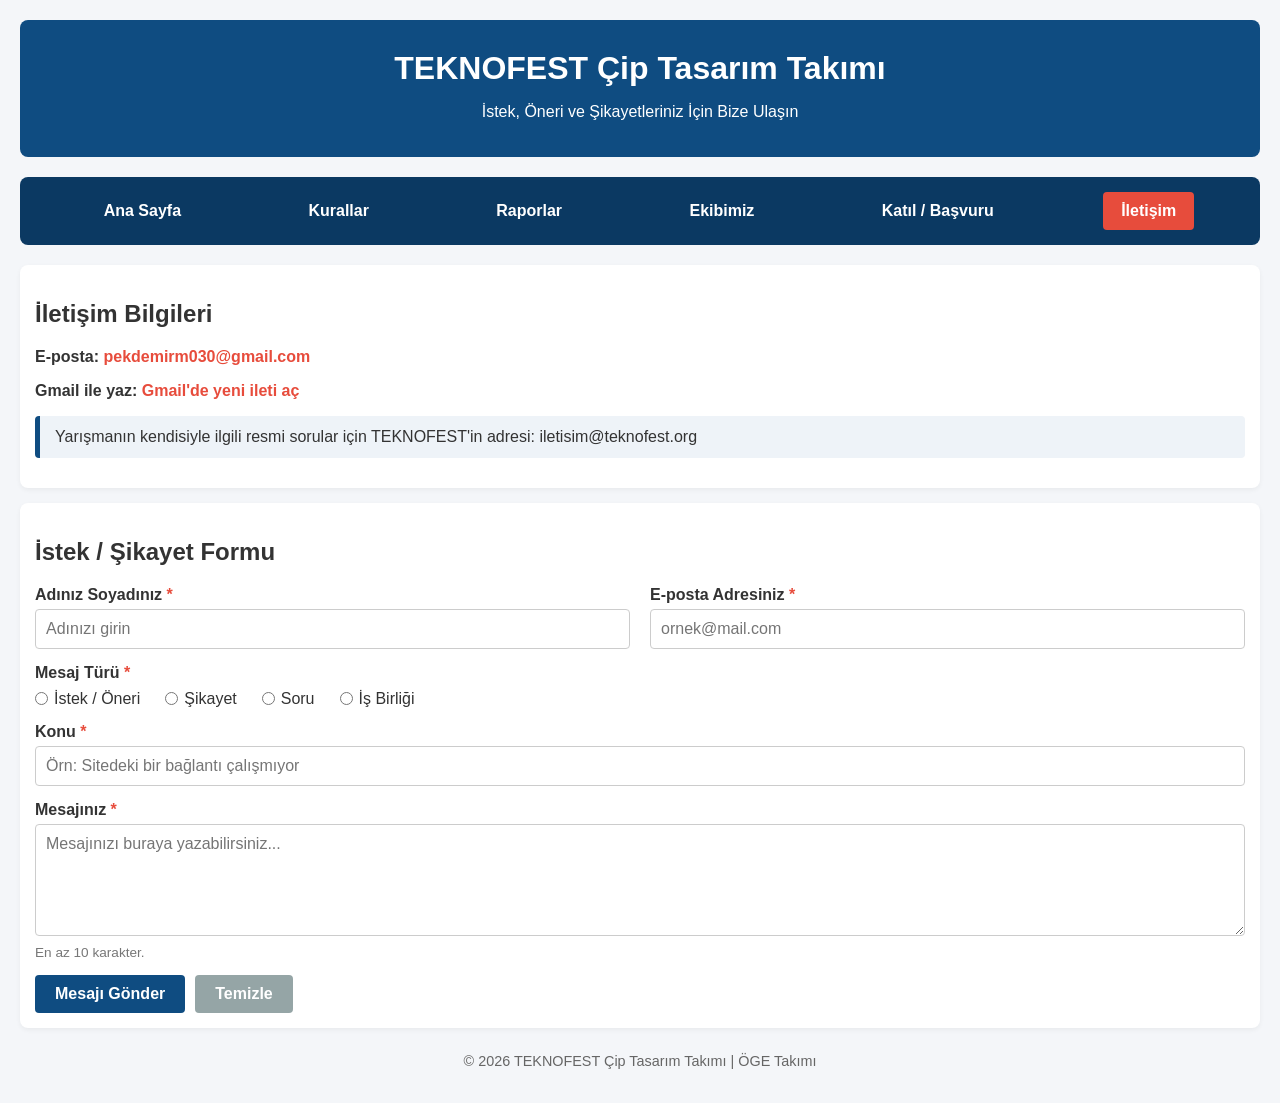
<file: Ag tabanlı proglamlama/iletişim.html>
<!DOCTYPE html>
<html lang="tr">
<head>
    <meta charset="UTF-8">
    <meta name="viewport" content="width=device-width, initial-scale=1.0">
    <title>İletişim - TEKNOFEST Çip Tasarım Takımı</title>
    <link rel="stylesheet" href="stil.css">
</head>
<body>

    <header>
        <h1>TEKNOFEST Çip Tasarım Takımı</h1>
        <p>İstek, Öneri ve Şikayetleriniz İçin Bize Ulaşın</p>
    </header>

    <nav>
        <ul>
            <li><a href="index.html">Ana Sayfa</a></li>
            <li><a href="kurallar.html">Kurallar</a></li>
            <li><a href="raporlar.html">Raporlar</a></li>
            <li><a href="ekibimiz.html">Ekibimiz</a></li>
            <li><a href="katil.html">Katıl / Başvuru</a></li>
            <li><a href="iletisim.html" class="aktif">İletişim</a></li>
        </ul>
    </nav>

    <main>
        <section>
            <h2>İletişim Bilgileri</h2>
            <p><strong>E-posta:</strong> <a href="mailto:pekdemirm030@gmail.com">pekdemirm030@gmail.com</a></p>
            <p><strong>Gmail ile yaz:</strong> <a href="https://mail.google.com/mail/?view=cm&amp;fs=1&amp;to=pekdemirm030@gmail.com" target="_blank">Gmail'de yeni ileti aç</a></p>
            <p class="bilgi-kutu">Yarışmanın kendisiyle ilgili resmi sorular için TEKNOFEST'in adresi: iletisim@teknofest.org</p>
        </section>

        <section>
            <h2>İstek / Şikayet Formu</h2>
            <!-- 4. HAFTA: Form gönderilince bilgisayardaki e-posta uygulaması
                 hazır bir iletiyle açılır (mailto). İleride JS ile geliştirilecek. -->
            <form action="mailto:pekdemirm030@gmail.com" method="post" enctype="text/plain">

                <div class="form-satir">
                    <div>
                        <label for="isim">Adınız Soyadınız <span class="zorunlu">*</span></label>
                        <input type="text" id="isim" name="isim" placeholder="Adınızı girin" required minlength="3" maxlength="60">
                    </div>
                    <div>
                        <label for="eposta">E-posta Adresiniz <span class="zorunlu">*</span></label>
                        <input type="email" id="eposta" name="eposta" placeholder="ornek@mail.com" required>
                    </div>
                </div>

                <label>Mesaj Türü <span class="zorunlu">*</span></label>
                <div class="secenekler">
                    <label><input type="radio" name="tur" value="istek" required> İstek / Öneri</label>
                    <label><input type="radio" name="tur" value="sikayet"> Şikayet</label>
                    <label><input type="radio" name="tur" value="soru"> Soru</label>
                    <label><input type="radio" name="tur" value="isbirligi"> İş Birliği</label>
                </div>

                <label for="konu">Konu <span class="zorunlu">*</span></label>
                <input type="text" id="konu" name="konu" placeholder="Örn: Sitedeki bir bağlantı çalışmıyor" required maxlength="100">

                <label for="mesaj">Mesajınız <span class="zorunlu">*</span></label>
                <textarea id="mesaj" name="mesaj" rows="5" placeholder="Mesajınızı buraya yazabilirsiniz..." required minlength="10" maxlength="1000"></textarea>
                <small class="ipucu">En az 10 karakter.</small>

                <div class="form-butonlar">
                    <button type="submit">Mesajı Gönder</button>
                    <button type="reset" class="btn-ikincil">Temizle</button>
                </div>
            </form>
        </section>
    </main>

    <footer>
        <p>&copy; 2026 TEKNOFEST Çip Tasarım Takımı | ÖGE Takımı</p>
    </footer>

</body>
</html>
</file>
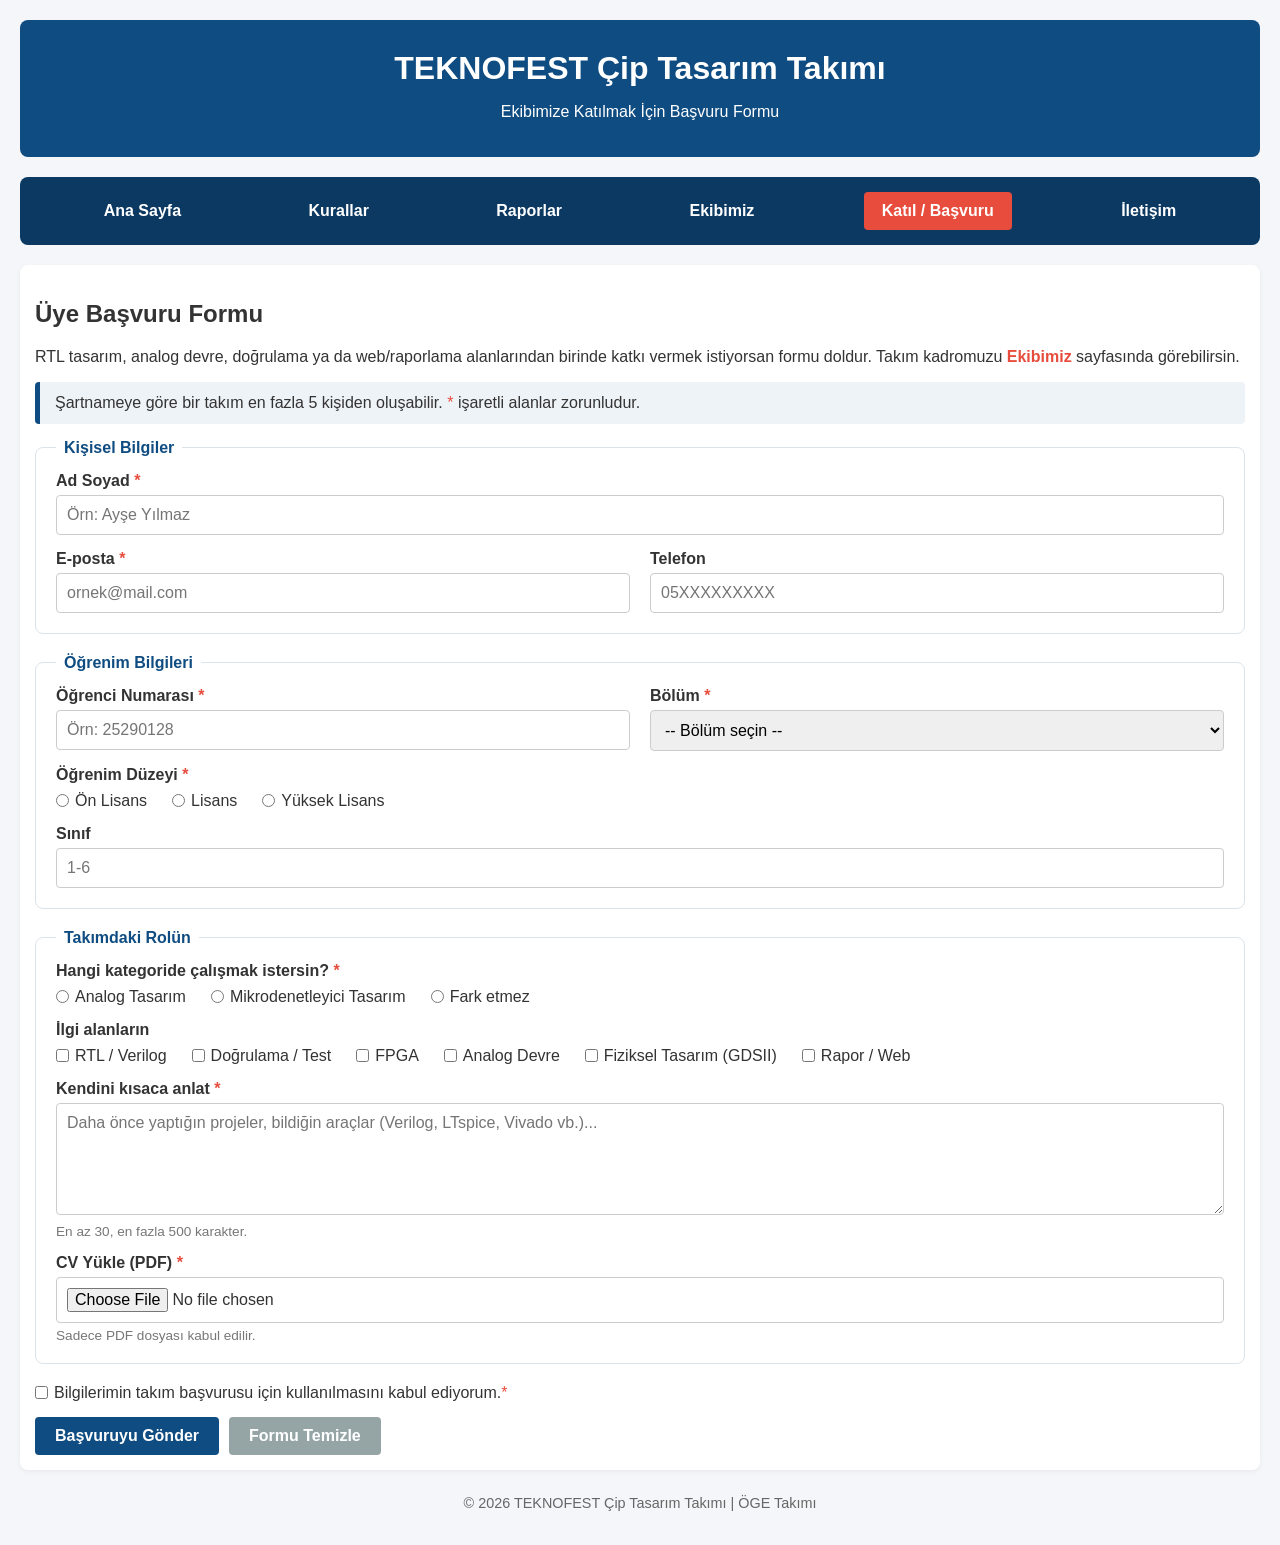
<file: Ag tabanlı proglamlama/katılım.html>
<!DOCTYPE html>
<html lang="tr">
<head>
    <meta charset="UTF-8">
    <meta name="viewport" content="width=device-width, initial-scale=1.0">
    <title>Takıma Katıl - TEKNOFEST Çip Tasarım Takımı</title>
    <link rel="stylesheet" href="stil.css">
</head>
<body>

    <header>
        <h1>TEKNOFEST Çip Tasarım Takımı</h1>
        <p>Ekibimize Katılmak İçin Başvuru Formu</p>
    </header>

    <nav>
        <ul>
            <li><a href="index.html">Ana Sayfa</a></li>
            <li><a href="kurallar.html">Kurallar</a></li>
            <li><a href="raporlar.html">Raporlar</a></li>
            <li><a href="ekibimiz.html">Ekibimiz</a></li>
            <li><a href="katil.html" class="aktif">Katıl / Başvuru</a></li>
            <li><a href="iletisim.html">İletişim</a></li>
        </ul>
    </nav>

    <main>
        <section>
            <h2>Üye Başvuru Formu</h2>
            <p>RTL tasarım, analog devre, doğrulama ya da web/raporlama alanlarından birinde katkı vermek istiyorsan formu doldur. Takım kadromuzu <a href="ekibimiz.html">Ekibimiz</a> sayfasında görebilirsin.</p>
            <p class="bilgi-kutu">Şartnameye göre bir takım en fazla 5 kişiden oluşabilir. <span class="zorunlu">*</span> işaretli alanlar zorunludur.</p>

            <!-- 4. HAFTA: Form HTML5 doğrulamaları ile detaylandırıldı
                 (required, type="email", pattern, minlength/maxlength, accept).
                 Gönderilen veriler 6. haftada JavaScript ile localStorage'a kaydedilecek. -->
            <form action="#" method="post" enctype="multipart/form-data">

                <fieldset>
                    <legend>Kişisel Bilgiler</legend>

                    <label for="adsoyad">Ad Soyad <span class="zorunlu">*</span></label>
                    <input type="text" id="adsoyad" name="adsoyad"
                           placeholder="Örn: Ayşe Yılmaz"
                           required minlength="5" maxlength="60"
                           pattern="[A-Za-zÇĞİÖŞÜçğıöşü ]+"
                           title="Sadece harf ve boşluk kullanın (en az 5 karakter)"
                           autocomplete="name">

                    <div class="form-satir">
                        <div>
                            <label for="eposta">E-posta <span class="zorunlu">*</span></label>
                            <input type="email" id="eposta" name="eposta"
                                   placeholder="ornek@mail.com" required autocomplete="email">
                        </div>
                        <div>
                            <label for="telefon">Telefon</label>
                            <input type="tel" id="telefon" name="telefon"
                                   placeholder="05XXXXXXXXX"
                                   pattern="05[0-9]{9}"
                                   title="05 ile başlayan 11 haneli numara girin"
                                   autocomplete="tel">
                        </div>
                    </div>
                </fieldset>

                <fieldset>
                    <legend>Öğrenim Bilgileri</legend>

                    <div class="form-satir">
                        <div>
                            <label for="ogrno">Öğrenci Numarası <span class="zorunlu">*</span></label>
                            <input type="text" id="ogrno" name="ogrno"
                                   placeholder="Örn: 25290128"
                                   required pattern="[0-9]{8,11}" inputmode="numeric"
                                   title="8-11 haneli, sadece rakam">
                        </div>
                        <div>
                            <label for="bolum">Bölüm <span class="zorunlu">*</span></label>
                            <select id="bolum" name="bolum" required>
                                <option value="">-- Bölüm seçin --</option>
                                <option value="bilgisayar">Bilgisayar Mühendisliği</option>
                                <option value="elektrik-elektronik">Elektrik-Elektronik Mühendisliği</option>
                                <option value="elektronik-hab">Elektronik ve Haberleşme Mühendisliği</option>
                                <option value="yazilim">Yazılım Mühendisliği</option>
                                <option value="fizik">Fizik / Fizik Mühendisliği</option>
                                <option value="diger">Diğer</option>
                            </select>
                        </div>
                    </div>

                    <label>Öğrenim Düzeyi <span class="zorunlu">*</span></label>
                    <div class="secenekler">
                        <label><input type="radio" name="duzey" value="onlisans" required> Ön Lisans</label>
                        <label><input type="radio" name="duzey" value="lisans"> Lisans</label>
                        <label><input type="radio" name="duzey" value="yukseklisans"> Yüksek Lisans</label>
                    </div>

                    <label for="sinif">Sınıf</label>
                    <input type="number" id="sinif" name="sinif" min="1" max="6" placeholder="1-6">
                </fieldset>

                <fieldset>
                    <legend>Takımdaki Rolün</legend>

                    <label>Hangi kategoride çalışmak istersin? <span class="zorunlu">*</span></label>
                    <div class="secenekler">
                        <label><input type="radio" name="kategori" value="analog" required> Analog Tasarım</label>
                        <label><input type="radio" name="kategori" value="mikrodenetleyici"> Mikrodenetleyici Tasarım</label>
                        <label><input type="radio" name="kategori" value="farketmez"> Fark etmez</label>
                    </div>

                    <label>İlgi alanların</label>
                    <div class="secenekler">
                        <label><input type="checkbox" name="ilgi" value="rtl"> RTL / Verilog</label>
                        <label><input type="checkbox" name="ilgi" value="dogrulama"> Doğrulama / Test</label>
                        <label><input type="checkbox" name="ilgi" value="fpga"> FPGA</label>
                        <label><input type="checkbox" name="ilgi" value="analog"> Analog Devre</label>
                        <label><input type="checkbox" name="ilgi" value="fiziksel"> Fiziksel Tasarım (GDSII)</label>
                        <label><input type="checkbox" name="ilgi" value="rapor"> Rapor / Web</label>
                    </div>

                    <label for="deneyim">Kendini kısaca anlat <span class="zorunlu">*</span></label>
                    <textarea id="deneyim" name="deneyim" rows="5"
                              placeholder="Daha önce yaptığın projeler, bildiğin araçlar (Verilog, LTspice, Vivado vb.)..."
                              required minlength="30" maxlength="500"></textarea>
                    <small class="ipucu">En az 30, en fazla 500 karakter.</small>

                    <label for="cv">CV Yükle (PDF) <span class="zorunlu">*</span></label>
                    <input type="file" id="cv" name="cv" accept=".pdf,application/pdf" required>
                    <small class="ipucu">Sadece PDF dosyası kabul edilir.</small>
                </fieldset>

                <div class="secenekler">
                    <label>
                        <input type="checkbox" name="onay" required>
                        Bilgilerimin takım başvurusu için kullanılmasını kabul ediyorum. <span class="zorunlu">*</span>
                    </label>
                </div>

                <div class="form-butonlar">
                    <button type="submit">Başvuruyu Gönder</button>
                    <button type="reset" class="btn-ikincil">Formu Temizle</button>
                </div>
            </form>
        </section>
    </main>

    <footer>
        <p>&copy; 2026 TEKNOFEST Çip Tasarım Takımı | ÖGE Takımı</p>
    </footer>

</body>
</html>
</file>
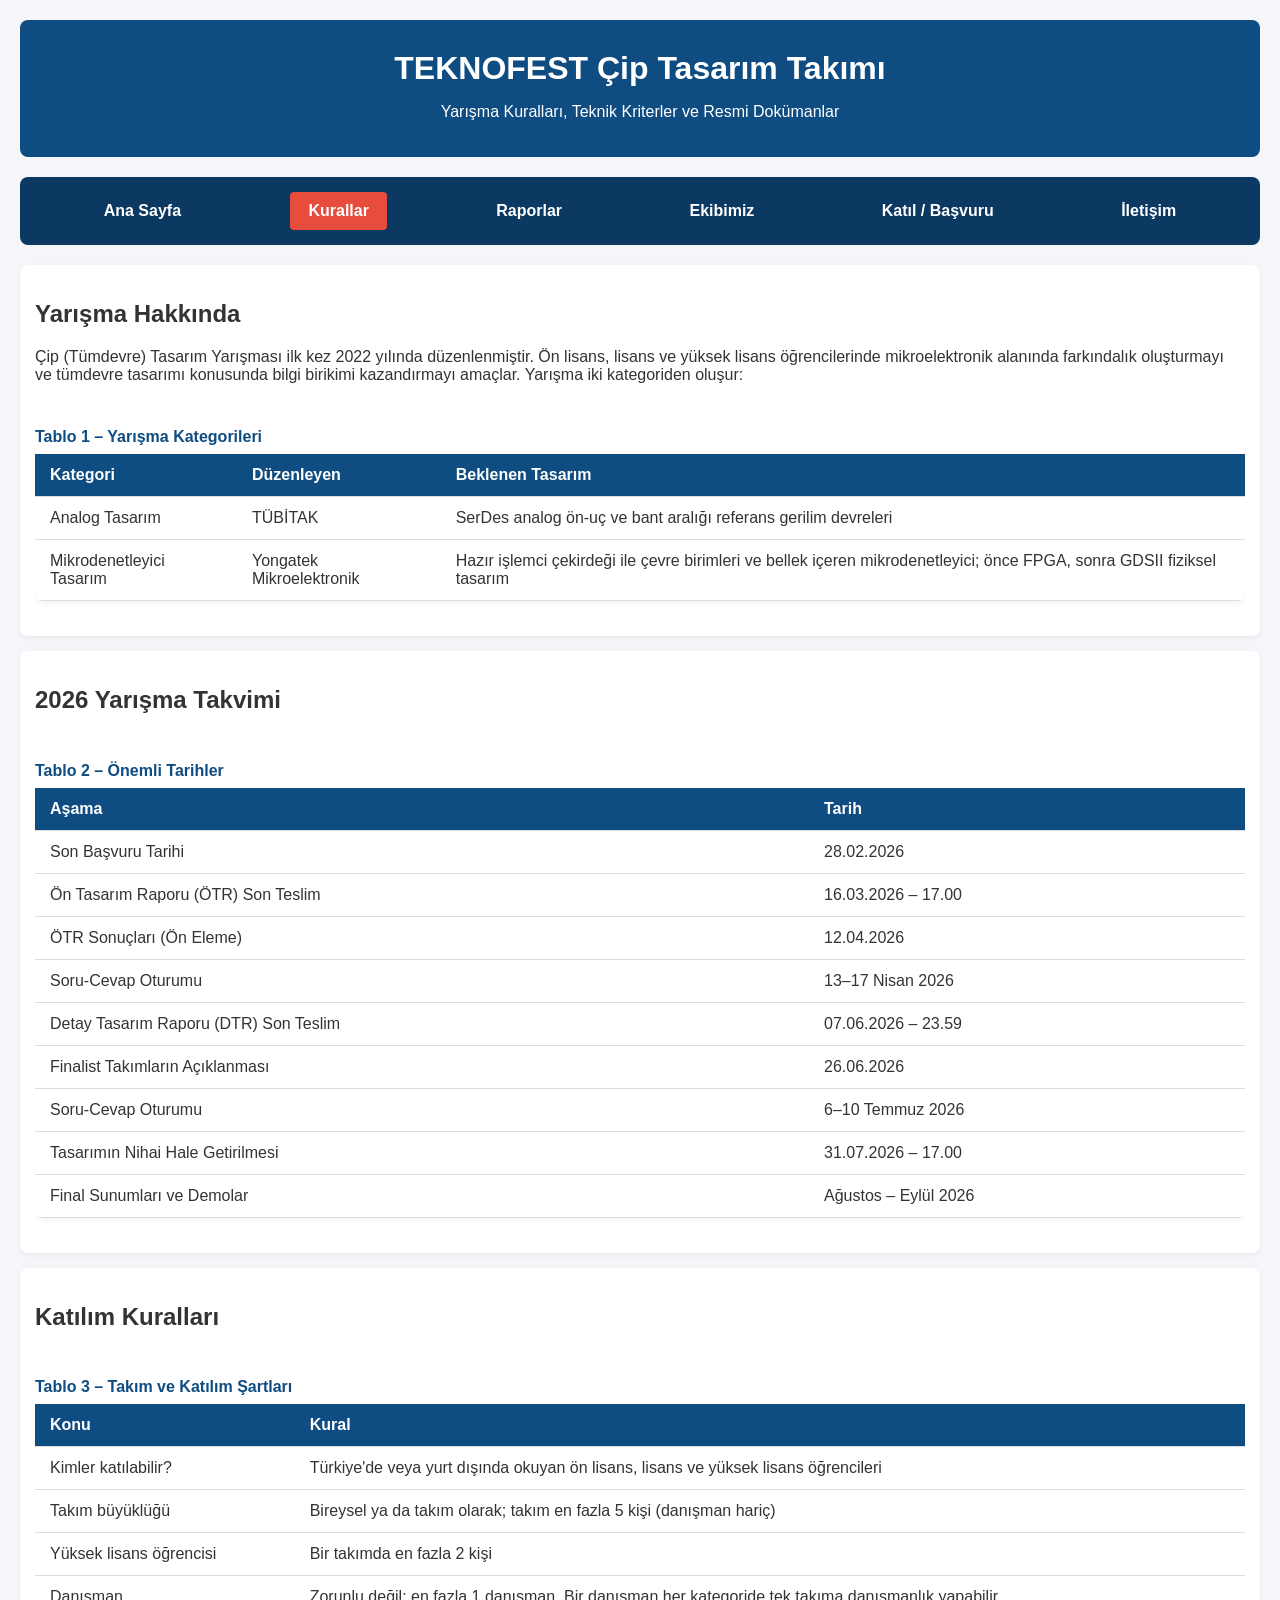
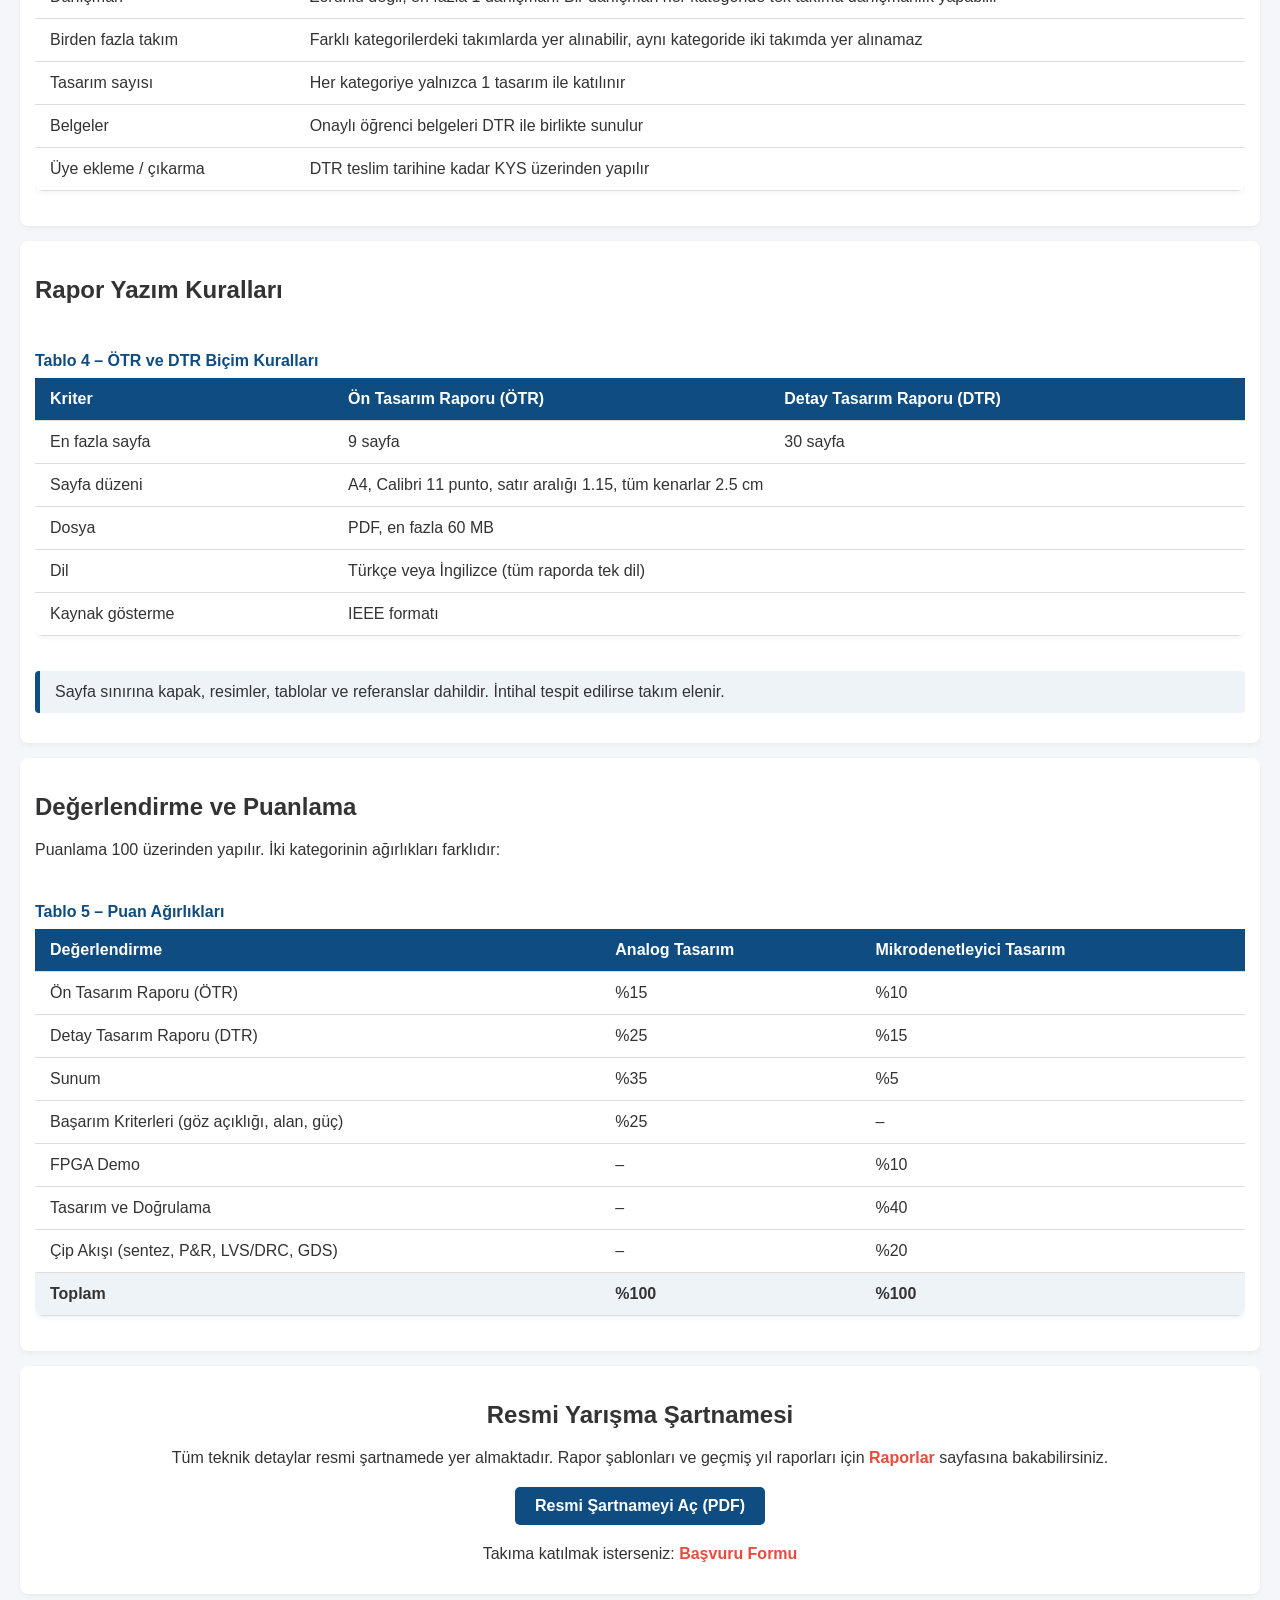
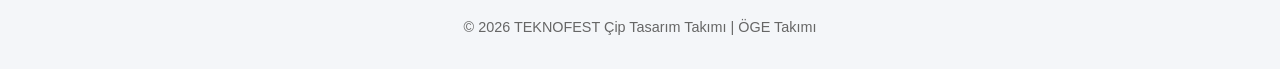
<file: Ag tabanlı proglamlama/kurallar.html>
<!DOCTYPE html>
<html lang="tr">
<head>
    <meta charset="UTF-8">
    <meta name="viewport" content="width=device-width, initial-scale=1.0">
    <title>Yarışma Kuralları ve Şartname - TEKNOFEST Çip Tasarımı</title>
    <link rel="stylesheet" href="stil.css">
</head>
<body>

    <header>
        <h1>TEKNOFEST Çip Tasarım Takımı</h1>
        <p>Yarışma Kuralları, Teknik Kriterler ve Resmi Dokümanlar</p>
    </header>

    <!-- 4. HAFTA: Tüm sayfalarda aynı menü, bulunduğumuz sayfa "aktif" -->
    <nav>
        <ul>
            <li><a href="index.html">Ana Sayfa</a></li>
            <li><a href="kurallar.html" class="aktif">Kurallar</a></li>
            <li><a href="raporlar.html">Raporlar</a></li>
            <li><a href="ekibimiz.html">Ekibimiz</a></li>
            <li><a href="katil.html">Katıl / Başvuru</a></li>
            <li><a href="iletisim.html">İletişim</a></li>
        </ul>
    </nav>

    <main>
        <!-- 4. HAFTA: Bilgiler 2026 Teknik Şartname (v1.3, 27.04.2026) belgesinden alındı -->
        <section>
            <h2>Yarışma Hakkında</h2>
            <p>Çip (Tümdevre) Tasarım Yarışması ilk kez 2022 yılında düzenlenmiştir. Ön lisans, lisans ve yüksek lisans öğrencilerinde mikroelektronik alanında farkındalık oluşturmayı ve tümdevre tasarımı konusunda bilgi birikimi kazandırmayı amaçlar. Yarışma iki kategoriden oluşur:</p>

            <div class="tablo-kutu">
                <table>
                    <caption>Tablo 1 – Yarışma Kategorileri</caption>
                    <thead>
                        <tr>
                            <th>Kategori</th>
                            <th>Düzenleyen</th>
                            <th>Beklenen Tasarım</th>
                        </tr>
                    </thead>
                    <tbody>
                        <tr>
                            <td>Analog Tasarım</td>
                            <td>TÜBİTAK</td>
                            <td>SerDes analog ön-uç ve bant aralığı referans gerilim devreleri</td>
                        </tr>
                        <tr>
                            <td>Mikrodenetleyici Tasarım</td>
                            <td>Yongatek Mikroelektronik</td>
                            <td>Hazır işlemci çekirdeği ile çevre birimleri ve bellek içeren mikrodenetleyici; önce FPGA, sonra GDSII fiziksel tasarım</td>
                        </tr>
                    </tbody>
                </table>
            </div>
        </section>

        <section>
            <h2>2026 Yarışma Takvimi</h2>
            <div class="tablo-kutu">
                <table>
                    <caption>Tablo 2 – Önemli Tarihler</caption>
                    <thead>
                        <tr>
                            <th>Aşama</th>
                            <th>Tarih</th>
                        </tr>
                    </thead>
                    <tbody>
                        <tr><td>Son Başvuru Tarihi</td><td>28.02.2026</td></tr>
                        <tr><td>Ön Tasarım Raporu (ÖTR) Son Teslim</td><td>16.03.2026 – 17.00</td></tr>
                        <tr><td>ÖTR Sonuçları (Ön Eleme)</td><td>12.04.2026</td></tr>
                        <tr><td>Soru-Cevap Oturumu</td><td>13–17 Nisan 2026</td></tr>
                        <tr><td>Detay Tasarım Raporu (DTR) Son Teslim</td><td>07.06.2026 – 23.59</td></tr>
                        <tr><td>Finalist Takımların Açıklanması</td><td>26.06.2026</td></tr>
                        <tr><td>Soru-Cevap Oturumu</td><td>6–10 Temmuz 2026</td></tr>
                        <tr><td>Tasarımın Nihai Hale Getirilmesi</td><td>31.07.2026 – 17.00</td></tr>
                        <tr><td>Final Sunumları ve Demolar</td><td>Ağustos – Eylül 2026</td></tr>
                    </tbody>
                </table>
            </div>
        </section>

        <section>
            <h2>Katılım Kuralları</h2>
            <div class="tablo-kutu">
                <table>
                    <caption>Tablo 3 – Takım ve Katılım Şartları</caption>
                    <thead>
                        <tr>
                            <th>Konu</th>
                            <th>Kural</th>
                        </tr>
                    </thead>
                    <tbody>
                        <tr><td>Kimler katılabilir?</td><td>Türkiye'de veya yurt dışında okuyan ön lisans, lisans ve yüksek lisans öğrencileri</td></tr>
                        <tr><td>Takım büyüklüğü</td><td>Bireysel ya da takım olarak; takım en fazla 5 kişi (danışman hariç)</td></tr>
                        <tr><td>Yüksek lisans öğrencisi</td><td>Bir takımda en fazla 2 kişi</td></tr>
                        <tr><td>Danışman</td><td>Zorunlu değil; en fazla 1 danışman. Bir danışman her kategoride tek takıma danışmanlık yapabilir</td></tr>
                        <tr><td>Birden fazla takım</td><td>Farklı kategorilerdeki takımlarda yer alınabilir, aynı kategoride iki takımda yer alınamaz</td></tr>
                        <tr><td>Tasarım sayısı</td><td>Her kategoriye yalnızca 1 tasarım ile katılınır</td></tr>
                        <tr><td>Belgeler</td><td>Onaylı öğrenci belgeleri DTR ile birlikte sunulur</td></tr>
                        <tr><td>Üye ekleme / çıkarma</td><td>DTR teslim tarihine kadar KYS üzerinden yapılır</td></tr>
                    </tbody>
                </table>
            </div>
        </section>

        <section>
            <h2>Rapor Yazım Kuralları</h2>
            <div class="tablo-kutu">
                <table>
                    <caption>Tablo 4 – ÖTR ve DTR Biçim Kuralları</caption>
                    <thead>
                        <tr>
                            <th>Kriter</th>
                            <th>Ön Tasarım Raporu (ÖTR)</th>
                            <th>Detay Tasarım Raporu (DTR)</th>
                        </tr>
                    </thead>
                    <tbody>
                        <tr><td>En fazla sayfa</td><td>9 sayfa</td><td>30 sayfa</td></tr>
                        <tr><td>Sayfa düzeni</td><td colspan="2">A4, Calibri 11 punto, satır aralığı 1.15, tüm kenarlar 2.5 cm</td></tr>
                        <tr><td>Dosya</td><td colspan="2">PDF, en fazla 60 MB</td></tr>
                        <tr><td>Dil</td><td colspan="2">Türkçe veya İngilizce (tüm raporda tek dil)</td></tr>
                        <tr><td>Kaynak gösterme</td><td colspan="2">IEEE formatı</td></tr>
                    </tbody>
                </table>
            </div>
            <p class="bilgi-kutu">Sayfa sınırına kapak, resimler, tablolar ve referanslar dahildir. İntihal tespit edilirse takım elenir.</p>
        </section>

        <section>
            <h2>Değerlendirme ve Puanlama</h2>
            <p>Puanlama 100 üzerinden yapılır. İki kategorinin ağırlıkları farklıdır:</p>
            <div class="tablo-kutu">
                <table>
                    <caption>Tablo 5 – Puan Ağırlıkları</caption>
                    <thead>
                        <tr>
                            <th>Değerlendirme</th>
                            <th>Analog Tasarım</th>
                            <th>Mikrodenetleyici Tasarım</th>
                        </tr>
                    </thead>
                    <tbody>
                        <tr><td>Ön Tasarım Raporu (ÖTR)</td><td>%15</td><td>%10</td></tr>
                        <tr><td>Detay Tasarım Raporu (DTR)</td><td>%25</td><td>%15</td></tr>
                        <tr><td>Sunum</td><td>%35</td><td>%5</td></tr>
                        <tr><td>Başarım Kriterleri (göz açıklığı, alan, güç)</td><td>%25</td><td>–</td></tr>
                        <tr><td>FPGA Demo</td><td>–</td><td>%10</td></tr>
                        <tr><td>Tasarım ve Doğrulama</td><td>–</td><td>%40</td></tr>
                        <tr><td>Çip Akışı (sentez, P&amp;R, LVS/DRC, GDS)</td><td>–</td><td>%20</td></tr>
                    </tbody>
                    <tfoot>
                        <tr><td>Toplam</td><td>%100</td><td>%100</td></tr>
                    </tfoot>
                </table>
            </div>
        </section>

        <section style="text-align: center;">
            <h2>Resmi Yarışma Şartnamesi</h2>
            <p>Tüm teknik detaylar resmi şartnamede yer almaktadır. Rapor şablonları ve geçmiş yıl raporları için <a href="raporlar.html">Raporlar</a> sayfasına bakabilirsiniz.</p>
            <div style="margin: 20px 0;">
                <a href="dosyalar/sartname-2026.pdf" target="_blank" class="btn">Resmi Şartnameyi Aç (PDF)</a>
            </div>
            <p>Takıma katılmak isterseniz: <a href="katil.html">Başvuru Formu</a></p>
        </section>
    </main>

    <footer>
        <p>&copy; 2026 TEKNOFEST Çip Tasarım Takımı | ÖGE Takımı</p>
    </footer>

</body>
</html>
</file>
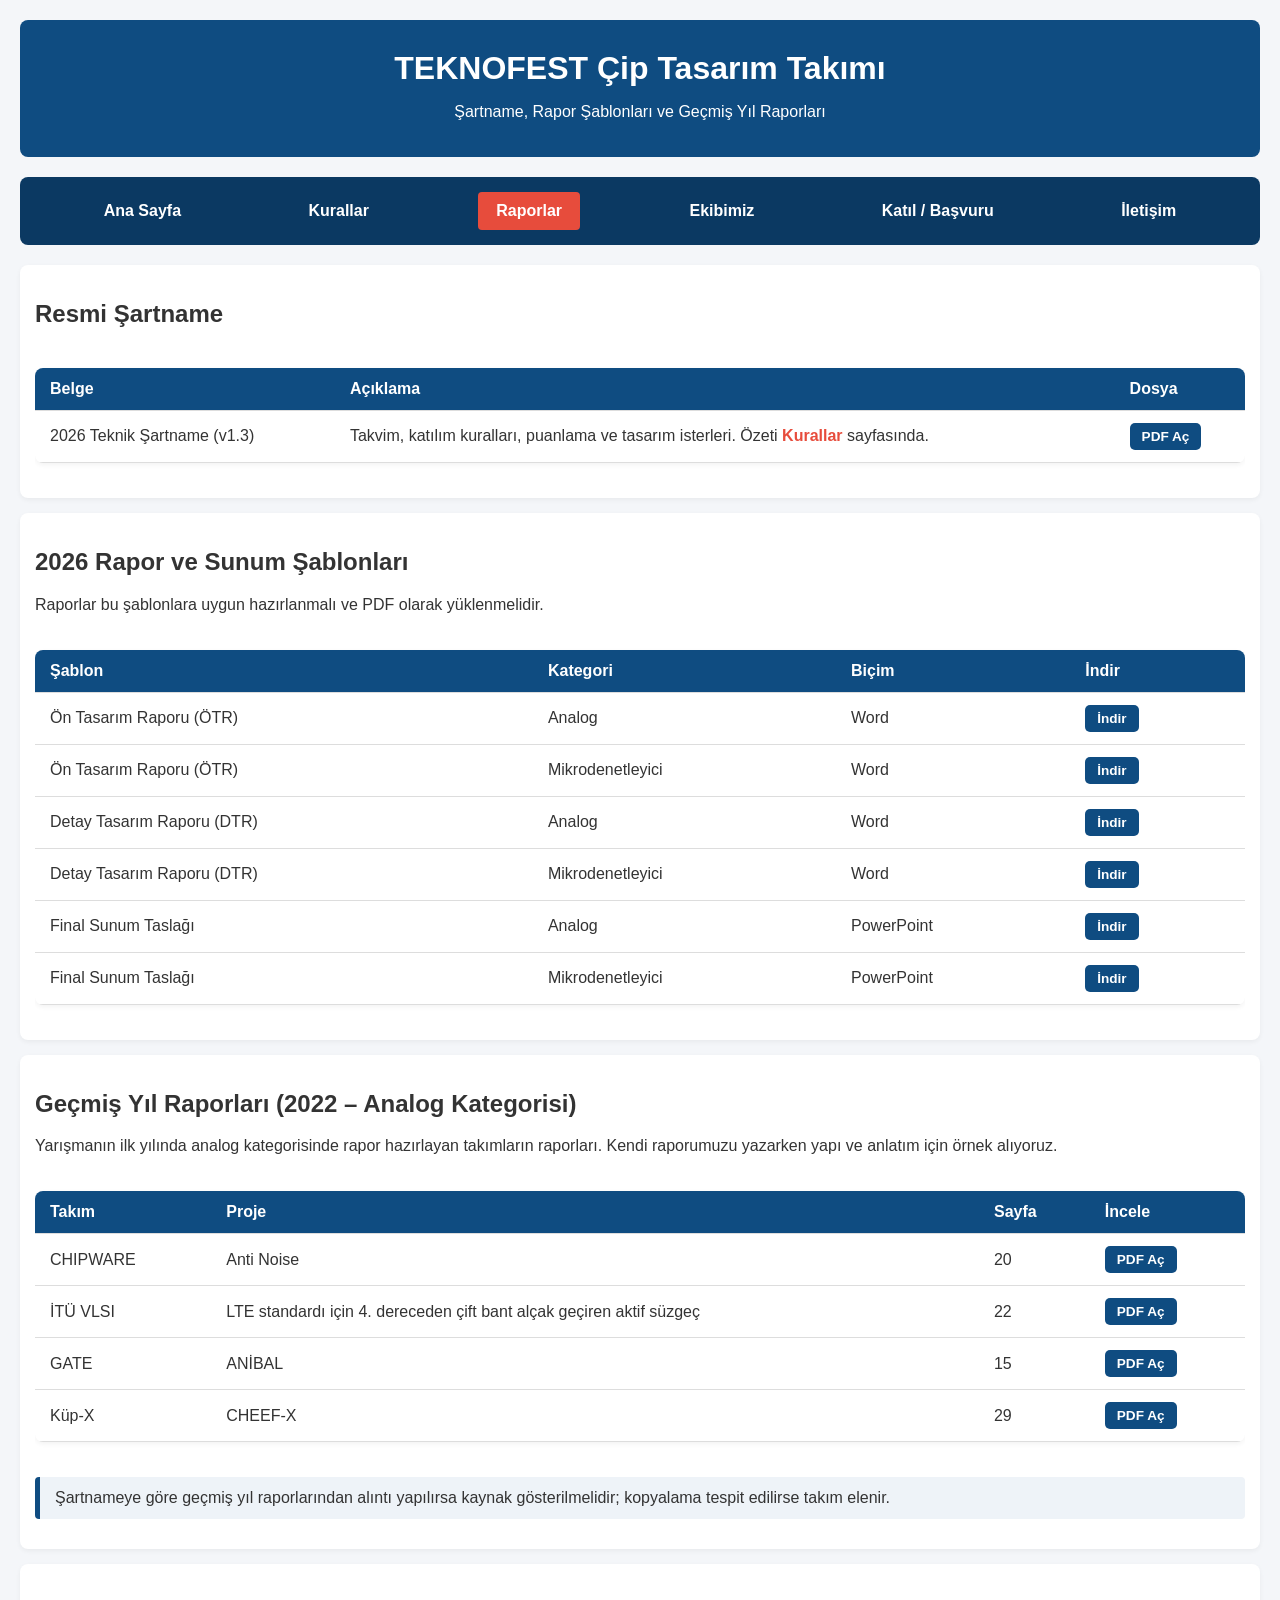
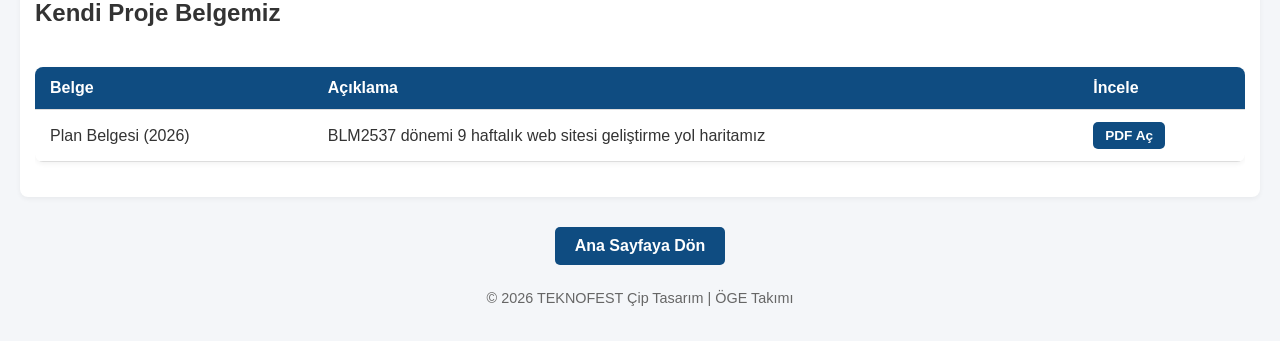
<file: Ag tabanlı proglamlama/raporlar.html>
<!DOCTYPE html>
<html lang="tr">
<head>
    <meta charset="UTF-8">
    <meta name="viewport" content="width=device-width, initial-scale=1.0">
    <title>Şartname, Şablonlar ve Raporlar - TEKNOFEST Çip Tasarım</title>
    <link rel="stylesheet" href="stil.css">
</head>
<body>

    <header>
        <h1>TEKNOFEST Çip Tasarım Takımı</h1>
        <p>Şartname, Rapor Şablonları ve Geçmiş Yıl Raporları</p>
    </header>

    <nav>
        <ul>
            <li><a href="index.html">Ana Sayfa</a></li>
            <li><a href="kurallar.html">Kurallar</a></li>
            <li><a href="raporlar.html" class="aktif">Raporlar</a></li>
            <li><a href="ekibimiz.html">Ekibimiz</a></li>
            <li><a href="katil.html">Katıl / Başvuru</a></li>
            <li><a href="iletisim.html">İletişim</a></li>
        </ul>
    </nav>

    <!-- 4. HAFTA: Örnek (#) bağlantılar gerçek dosyalarla değiştirildi.
         Tüm belgeler "dosyalar" klasöründe duruyor. -->
    <main>
        <section>
            <h2>Resmi Şartname</h2>
            <div class="tablo-kutu">
                <table>
                    <thead>
                        <tr>
                            <th>Belge</th>
                            <th>Açıklama</th>
                            <th>Dosya</th>
                        </tr>
                    </thead>
                    <tbody>
                        <tr>
                            <td>2026 Teknik Şartname (v1.3)</td>
                            <td>Takvim, katılım kuralları, puanlama ve tasarım isterleri. Özeti <a href="kurallar.html">Kurallar</a> sayfasında.</td>
                            <td><a href="dosyalar/sartname-2026.pdf" target="_blank" class="btn btn-kucuk">PDF Aç</a></td>
                        </tr>
                    </tbody>
                </table>
            </div>
        </section>

        <section>
            <h2>2026 Rapor ve Sunum Şablonları</h2>
            <p>Raporlar bu şablonlara uygun hazırlanmalı ve PDF olarak yüklenmelidir.</p>
            <div class="tablo-kutu">
                <table>
                    <thead>
                        <tr>
                            <th>Şablon</th>
                            <th>Kategori</th>
                            <th>Biçim</th>
                            <th>İndir</th>
                        </tr>
                    </thead>
                    <tbody>
                        <tr>
                            <td>Ön Tasarım Raporu (ÖTR)</td>
                            <td>Analog</td>
                            <td>Word</td>
                            <td><a href="dosyalar/otr-sablonu-analog-2026.docx" download class="btn btn-kucuk">İndir</a></td>
                        </tr>
                        <tr>
                            <td>Ön Tasarım Raporu (ÖTR)</td>
                            <td>Mikrodenetleyici</td>
                            <td>Word</td>
                            <td><a href="dosyalar/otr-sablonu-mikrodenetleyici-2026.docx" download class="btn btn-kucuk">İndir</a></td>
                        </tr>
                        <tr>
                            <td>Detay Tasarım Raporu (DTR)</td>
                            <td>Analog</td>
                            <td>Word</td>
                            <td><a href="dosyalar/dtr-sablonu-analog-2026.docx" download class="btn btn-kucuk">İndir</a></td>
                        </tr>
                        <tr>
                            <td>Detay Tasarım Raporu (DTR)</td>
                            <td>Mikrodenetleyici</td>
                            <td>Word</td>
                            <td><a href="dosyalar/dtr-sablonu-mikrodenetleyici-2026.docx" download class="btn btn-kucuk">İndir</a></td>
                        </tr>
                        <tr>
                            <td>Final Sunum Taslağı</td>
                            <td>Analog</td>
                            <td>PowerPoint</td>
                            <td><a href="dosyalar/sunum-taslagi-analog-2026.pptx" download class="btn btn-kucuk">İndir</a></td>
                        </tr>
                        <tr>
                            <td>Final Sunum Taslağı</td>
                            <td>Mikrodenetleyici</td>
                            <td>PowerPoint</td>
                            <td><a href="dosyalar/sunum-taslagi-mikrodenetleyici-2026.pptx" download class="btn btn-kucuk">İndir</a></td>
                        </tr>
                    </tbody>
                </table>
            </div>
        </section>

        <section>
            <h2>Geçmiş Yıl Raporları (2022 – Analog Kategorisi)</h2>
            <p>Yarışmanın ilk yılında analog kategorisinde rapor hazırlayan takımların raporları. Kendi raporumuzu yazarken yapı ve anlatım için örnek alıyoruz.</p>
            <div class="tablo-kutu">
                <table>
                    <thead>
                        <tr>
                            <th>Takım</th>
                            <th>Proje</th>
                            <th>Sayfa</th>
                            <th>İncele</th>
                        </tr>
                    </thead>
                    <tbody>
                        <tr>
                            <td>CHIPWARE</td>
                            <td>Anti Noise</td>
                            <td>20</td>
                            <td><a href="dosyalar/2022-analog-chipware.pdf" target="_blank" class="btn btn-kucuk">PDF Aç</a></td>
                        </tr>
                        <tr>
                            <td>İTÜ VLSI</td>
                            <td>LTE standardı için 4. dereceden çift bant alçak geçiren aktif süzgeç</td>
                            <td>22</td>
                            <td><a href="dosyalar/2022-analog-itu-vlsi.pdf" target="_blank" class="btn btn-kucuk">PDF Aç</a></td>
                        </tr>
                        <tr>
                            <td>GATE</td>
                            <td>ANİBAL</td>
                            <td>15</td>
                            <td><a href="dosyalar/2022-analog-gate-anibal.pdf" target="_blank" class="btn btn-kucuk">PDF Aç</a></td>
                        </tr>
                        <tr>
                            <td>Küp-X</td>
                            <td>CHEEF-X</td>
                            <td>29</td>
                            <td><a href="dosyalar/2022-analog-kup-x.pdf" target="_blank" class="btn btn-kucuk">PDF Aç</a></td>
                        </tr>
                    </tbody>
                </table>
            </div>
            <p class="bilgi-kutu">Şartnameye göre geçmiş yıl raporlarından alıntı yapılırsa kaynak gösterilmelidir; kopyalama tespit edilirse takım elenir.</p>
        </section>

        <section>
            <h2>Kendi Proje Belgemiz</h2>
            <div class="tablo-kutu">
                <table>
                    <thead>
                        <tr>
                            <th>Belge</th>
                            <th>Açıklama</th>
                            <th>İncele</th>
                        </tr>
                    </thead>
                    <tbody>
                        <tr>
                            <td>Plan Belgesi (2026)</td>
                            <td>BLM2537 dönemi 9 haftalık web sitesi geliştirme yol haritamız</td>
                            <td><a href="dosyalar/plan-belgesi.pdf" target="_blank" class="btn btn-kucuk">PDF Aç</a></td>
                        </tr>
                    </tbody>
                </table>
            </div>
        </section>

        <div style="margin-top: 30px; text-align: center;">
            <a href="index.html" class="btn">Ana Sayfaya Dön</a>
        </div>
    </main>

    <footer>
        <p>&copy; 2026 TEKNOFEST Çip Tasarım | ÖGE Takımı</p>
    </footer>

</body>
</html>
</file>
<file: Ag tabanlı proglamlama/stil.css>
/* ---- 2. ADIM: Renk Paleti ve Temel Ayarlar ---- */
:root {
    --ana-renk: #0f4c81;        /* TEKNOFEST tarzı koyu mavi */
    --koyu-mavi: #0b3962;       /* Hover ve menü için koyu ton */
    --vurgu-rengi: #e74c3c;     /* Dikkat çekici kırmızı/turuncu */
    --basari-rengi: #27ae60;    /* 4. HAFTA: Doğru doldurulan form alanları için yeşil */
    --arkaplan: #f4f6f9;        /* Sayfa arka planı */
    --kutu-bg: #ffffff;         /* Bölüm arka planları (beyaz) */
    --metin-rengi: #333333;     /* Genel yazı rengi */
}
/* burada genel olarak zaten renkleri ayarladık*/
body {
    font-family: Arial, sans-serif;
    background-color: var(--arkaplan);
    color: var(--metin-rengi);
    margin: 0;
    padding: 20px;
    /* metin fontunu ayarlamak için ve 20 piksellik boşluk bıraktık */
}

header {
    text-align: center;
    background-color: var(--ana-renk);
    color: white;
    padding: 20px;
    border-radius: 8px;
}/* başlığı ortaladık arkasını mavi yaptık yazı rengini
beyaza çevirdik 8 piksellik kutu oluşturduk*/

header h1 {
    margin: 10px 0 0 0;
}
/*her bilgi kutusunun arkasını beyaz yaptık*/
section {
    background-color: var(--kutu-bg);
    margin: 15px 0;
    padding: 15px;
    border-radius: 8px;
    box-shadow: 0 2px 5px rgba(0,0,0,0.05);
}

a {
    color: var(--vurgu-rengi);
    text-decoration: none;
    font-weight: bold;
}
/*burada linklere geldiğimizde rengini değiştirdik fare
üstüne gelince altını da çizecek*/
a:hover {
    text-decoration: underline;
}

/* ---- 3. ADIM: Kutu Modeli, Tablo ve Form Stilleri ---- */
input, select, textarea {
    width: 100%;
    padding: 10px;
    margin-top: 5px;
    margin-bottom: 15px;
    border: 1px solid #ccc;
    border-radius: 4px;
    box-sizing: border-box; /* Kutu modelinin genişlik hesaplamasını düzgün tutar */
    font-family: inherit;
    font-size: 1rem;
}

button, input[type="submit"] {
    background-color: var(--ana-renk);
    color: white;
    padding: 10px 20px;
    border: none;
    border-radius: 4px;
    cursor: pointer;
    font-size: 1rem;
    font-weight: bold;
}

button:hover, input[type="submit"]:hover {
    background-color: var(--koyu-mavi); /* Buton üzerine gelince koyulaşma efekti */
}
/*butonları teknofest mavisi olarak değiştirdim
üzerine de yaklaşınca hafif koyu bi renk alacak*/

nav {
    background-color: var(--koyu-mavi);
    padding: 15px 25px;
    border-radius: 8px;
    margin: 20px 0;
}/*menü arka planını mavi yaptık*/

nav ul {
    list-style: none;
    padding: 0;
    margin: 0;
    display: flex;
    justify-content: space-around;
    align-items: center; /* Öğeleri dikeyde ortalar */
    flex-wrap: wrap;
    gap: 10px; /* Öğelerin birbirine yapışmasını önleyen boşluk bırakır */
}

nav ul li a {
    color: white;
    text-decoration: none;
    padding: 10px 18px;
    border-radius: 4px;
    font-weight: bold;
    display: inline-block;
    transition: background-color 0.3s;
}

nav ul li a:hover,
nav ul li a.aktif {  /* 4. HAFTA: Bulunduğumuz sayfa menüde işaretli görünür */
    background-color: var(--vurgu-rengi);
    text-decoration: none;
}

.grid-container {
    display: grid; /* Grid sistemini başlatır */
    grid-template-columns: repeat(auto-fit, minmax(280px, 1fr)); /* Otomatik yan yana dizilim ve responsive yapı */
    gap: 20px;
    margin-top: 20px;
}

.grid-container section {
    margin: 0;
    display: flex;
    flex-direction: column;
    justify-content: space-between;
    transition: transform 0.3s, box-shadow 0.3s;
}

/* Fareyle kartın üzerine gelince hafif yukarı kalkma efekti */
.grid-container section:hover {
    transform: translateY(-5px);
    box-shadow: 0 8px 15px rgba(0,0,0,0.1);
}

/* ---- 2. HAFTA: Tablo Stilleri ---- */
/* 4. HAFTA: 1. adımdaki tablo kodu ile "ttable" yazım hatalı kopyası birleştirildi */
table {
    width: 100%;
    border-collapse: collapse;
    margin: 20px 0;
    background-color: var(--kutu-bg);
    border-radius: 8px;
    overflow: hidden;
    box-shadow: 0 2px 5px rgba(0,0,0,0.05);
}

th, td {
    padding: 12px 15px;
    text-align: left;
    border-bottom: 1px solid #ddd;
}

th {
    background-color: var(--ana-renk);
    color: white;
    font-weight: bold;
}

tr:hover {
    background-color: #f1f5f9;
}

/* 4. HAFTA: Tablo başlığı (caption) ve toplam satırı */
caption {
    caption-side: top;
    text-align: left;
    font-weight: bold;
    padding: 8px 0;
    color: var(--ana-renk);
}

tfoot td {
    font-weight: bold;
    background-color: #eef3f8;
}

/* Tablolar küçük ekranda taşmasın diye yatay kaydırma kutusu */
.tablo-kutu {
    overflow-x: auto;
}

.btn {
    display: inline-block;
    background-color: var(--ana-renk);
    color: white;
    padding: 10px 20px;
    border: none;
    border-radius: 5px;
    text-decoration: none;
    font-weight: bold;
    cursor: pointer;
    transition: background-color 0.3s;
}

.btn:hover {
    background-color: var(--koyu-mavi);
    text-decoration: none;
}

.btn-kucuk {
    padding: 6px 12px;
    font-size: 0.85rem;
}

/* ---- 4. HAFTA: Form Geliştirmeleri ---- */
label {
    font-weight: bold;
    display: block;
}

/* Formdaki alanları konu konu gruplamak için */
fieldset {
    border: 1px solid #dde3ea;
    border-radius: 8px;
    padding: 15px 20px 5px;
    margin: 0 0 20px 0;
}

legend {
    font-weight: bold;
    color: var(--ana-renk);
    padding: 0 8px;
}

/* Zorunlu alanların yanındaki kırmızı yıldız */
.zorunlu {
    color: var(--vurgu-rengi);
}

/* Alanın altındaki küçük açıklama yazısı */
.ipucu {
    display: block;
    font-size: 0.85rem;
    color: #777;
    margin-top: -10px;
    margin-bottom: 15px;
}

/* Yukarıdaki width:100% kuralı checkbox ve radio'yu bozuyordu, onları düzelttik */
input[type="checkbox"], input[type="radio"] {
    width: auto;
    margin: 0 6px 0 0;
}

/* Radio ve checkbox seçeneklerini yan yana dizer */
.secenekler {
    display: flex;
    flex-wrap: wrap;
    gap: 10px 25px;
    margin: 8px 0 15px;
}

.secenekler label {
    font-weight: normal;
    display: flex;
    align-items: center;
    cursor: pointer;
}

/* Geniş ekranda iki alanı yan yana koyar, mobilde alt alta düşer */
.form-satir {
    display: grid;
    grid-template-columns: repeat(auto-fit, minmax(240px, 1fr));
    gap: 0 20px;
}

/* HTML5 doğrulama görünümü: kullanıcı alanla uğraştıktan sonra renk değişir */
input:user-invalid, select:user-invalid, textarea:user-invalid {
    border: 2px solid var(--vurgu-rengi);
    background-color: #fdf0ef;
}

input:user-valid, select:user-valid, textarea:user-valid {
    border: 2px solid var(--basari-rengi);
}

input:focus, select:focus, textarea:focus {
    outline: none;
    border-color: var(--ana-renk);
    box-shadow: 0 0 0 3px rgba(15, 76, 129, 0.2);
}

.form-butonlar {
    display: flex;
    gap: 10px;
    flex-wrap: wrap;
}

.btn-ikincil {
    background-color: #95a5a6;
}

.btn-ikincil:hover {
    background-color: #7f8c8d;
}

/* Bilgi / uyarı kutusu */
.bilgi-kutu {
    background-color: #eef3f8;
    border-left: 5px solid var(--ana-renk);
    padding: 12px 15px;
    border-radius: 4px;
    margin: 15px 0;
}

/* ---- 4. HAFTA: Fotoğraf Galerisi (ekibimiz.html) ---- */
.galeri {
    display: grid;
    grid-template-columns: repeat(auto-fit, minmax(220px, 1fr));
    gap: 15px;
}

.galeri figure {
    margin: 0;
    background-color: var(--arkaplan);
    border-radius: 8px;
    overflow: hidden;
}

.galeri img {
    width: 100%;
    aspect-ratio: 4 / 3;
    object-fit: cover; /* Farklı boyuttaki fotoğraflar bozulmadan kutuya sığar */
    display: block;
}

.galeri figcaption {
    padding: 8px 10px;
    font-size: 0.9rem;
    text-align: center;
}

footer p {
    text-align: center;
    margin-top: 25px;
    color: #666;
    font-size: 0.9rem;
}

/* Mobil Ekranlar İçin Ekstra Duyarlılık (Responsive Media Query) */
@media (max-width: 600px) {
    nav ul {
        flex-direction: column;
        align-items: stretch;
        text-align: center;
    }

    nav ul li a {
        display: block;
        padding: 12px;
    }

    body {
        padding: 10px;
    }

    th, td {
        padding: 8px;
        font-size: 0.9rem;
    }
}
</file>
